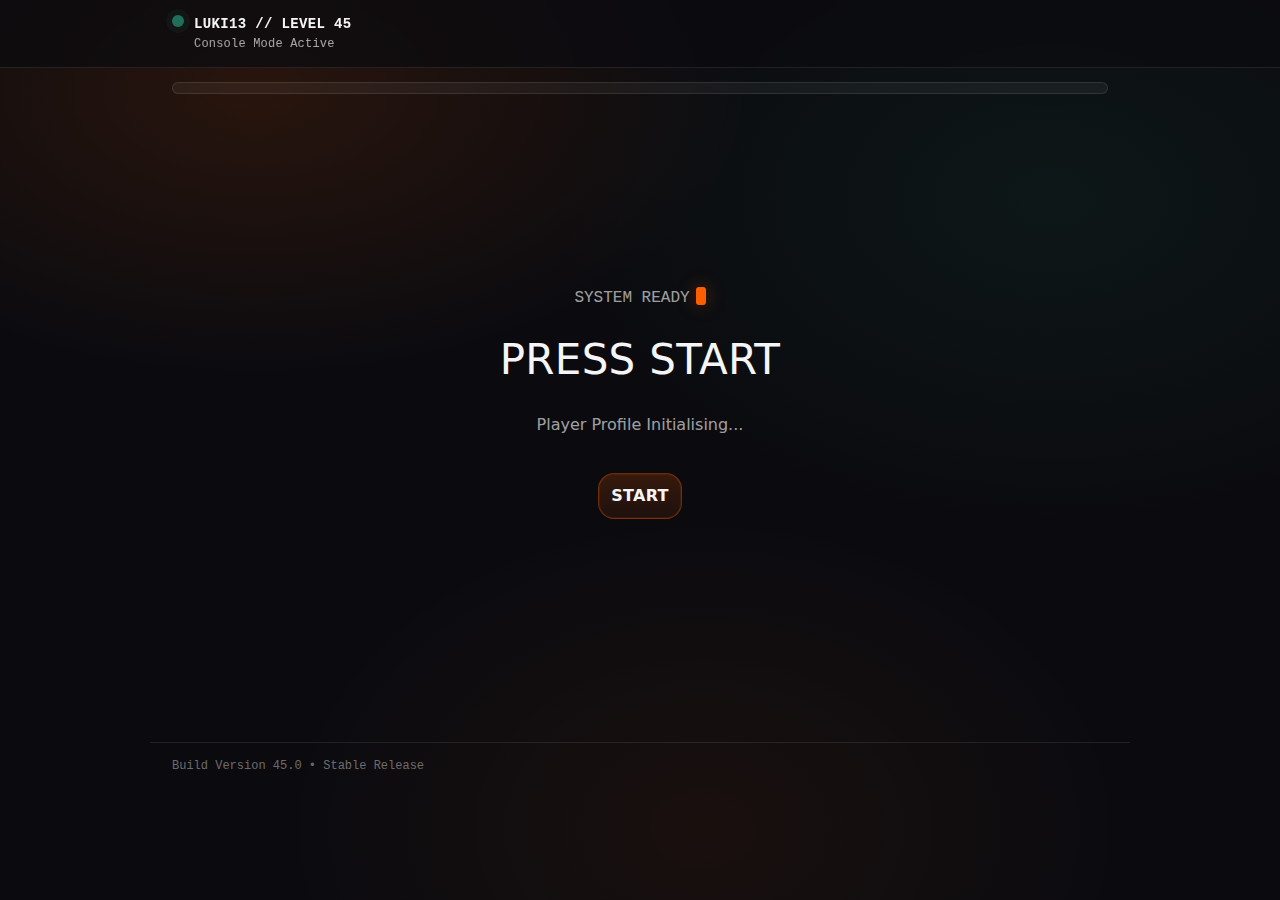
<file: index.html>
<!DOCTYPE html>
<html lang="en">
<head>
  <meta charset="UTF-8" />
<meta name="viewport" content="width=device-width, initial-scale=1.0" />
  <meta name="viewport" content="width=device-width, initial-scale=1.0" />
  <title>LUKI13 // Level 45</title>
  <link rel="stylesheet" href="style.css" />
</head>

<body class="fade-in">

  <!-- Top Bar -->
  <div class="topbar">
    <div class="topbar-inner">
      <div class="brand">
        <span class="dot"></span>
        <div>
          <div class="title mono">LUKI13 // LEVEL 45</div>
          <div class="sub">Console Mode Active</div>
        </div>
      </div>
    </div>
  </div>

  <!-- Progress Bar (0% on start) -->
  <div class="progress-wrap">
    <div class="progress">
      <div class="bar" style="width: 0%;"></div>
    </div>
  </div>

  <!-- Main Content -->
  <div class="wrap" style="display:flex; align-items:center; justify-content:center; height:70vh; text-align:center; flex-direction:column;">

      <div class="mono muted">SYSTEM READY<span class="cursor"></span></div>

      <div class="h1">PRESS START</div>

      <p class="subhead">
        Player Profile Initialising...
      </p>

      <div class="btnrow" style="margin-top:20px;">
        <a href="profile.html" class="btn btn-primary">START</a>
      </div>

  </div>

  <div class="footer wrap">
    Build Version 45.0 • Stable Release
  </div>

</body>
</html>
</file>
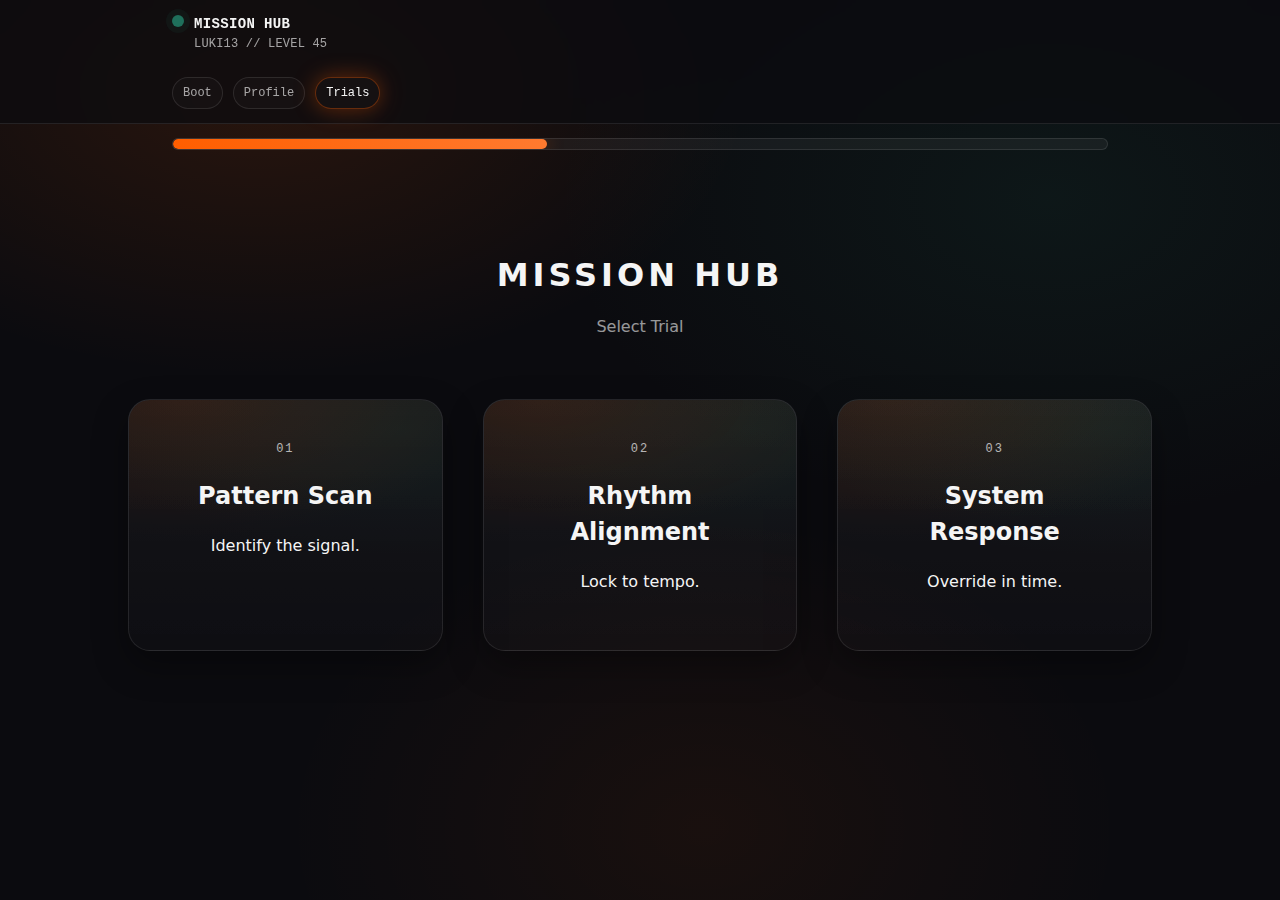
<file: missions.html>
<!DOCTYPE html>
<html lang="en">
<head>
  <meta charset="UTF-8" />
  <meta name="viewport" content="width=device-width, initial-scale=1.0" />
  <title>Mission Hub // Level 45</title>
  <link rel="stylesheet" href="style.css" />
</head>

<body class="fade-in">

  <!-- Top Bar -->
<div class="topbar">
  <div class="topbar-inner stacked">
    <div class="brand">
      <span class="dot"></span>
      <div>
        <div class="title mono">MISSION HUB</div>
        <div class="sub">
          <a href="profile.html" style="color:inherit; text-decoration:none;">LUKI13</a> // LEVEL 45
        </div>
      </div>
    </div>

    <div class="nav">
      <a href="index.html">Boot</a>
      <a href="profile.html">Profile</a>
      <a class="active">Trials</a>
    </div>
  </div>
</div>

<!-- Progress Bar -->
<div class="progress-wrap">
  <div class="progress">
    <div class="bar" style="width: 40%;"></div>
  </div>
</div>


  <section class="mission-wrapper">
    <h1 class="page-title">MISSION HUB</h1>
    <p class="subtitle">Select Trial</p>

    <div class="mission-grid">
      <div class="mission-card card">
        <span class="mission-number">01</span>
        <h2>Pattern Scan</h2>
        <p>Identify the signal.</p>
      </div>

      <div class="mission-card card">
        <span class="mission-number">02</span>
        <h2>Rhythm Alignment</h2>
        <p>Lock to tempo.</p>
      </div>

    <div class="mission-card card">
        <span class="mission-number">03</span>
        <h2>System Response</h2>
        <p>Override in time.</p>
      </div>
    </div>
  </section>

</body>
</html>
</file>
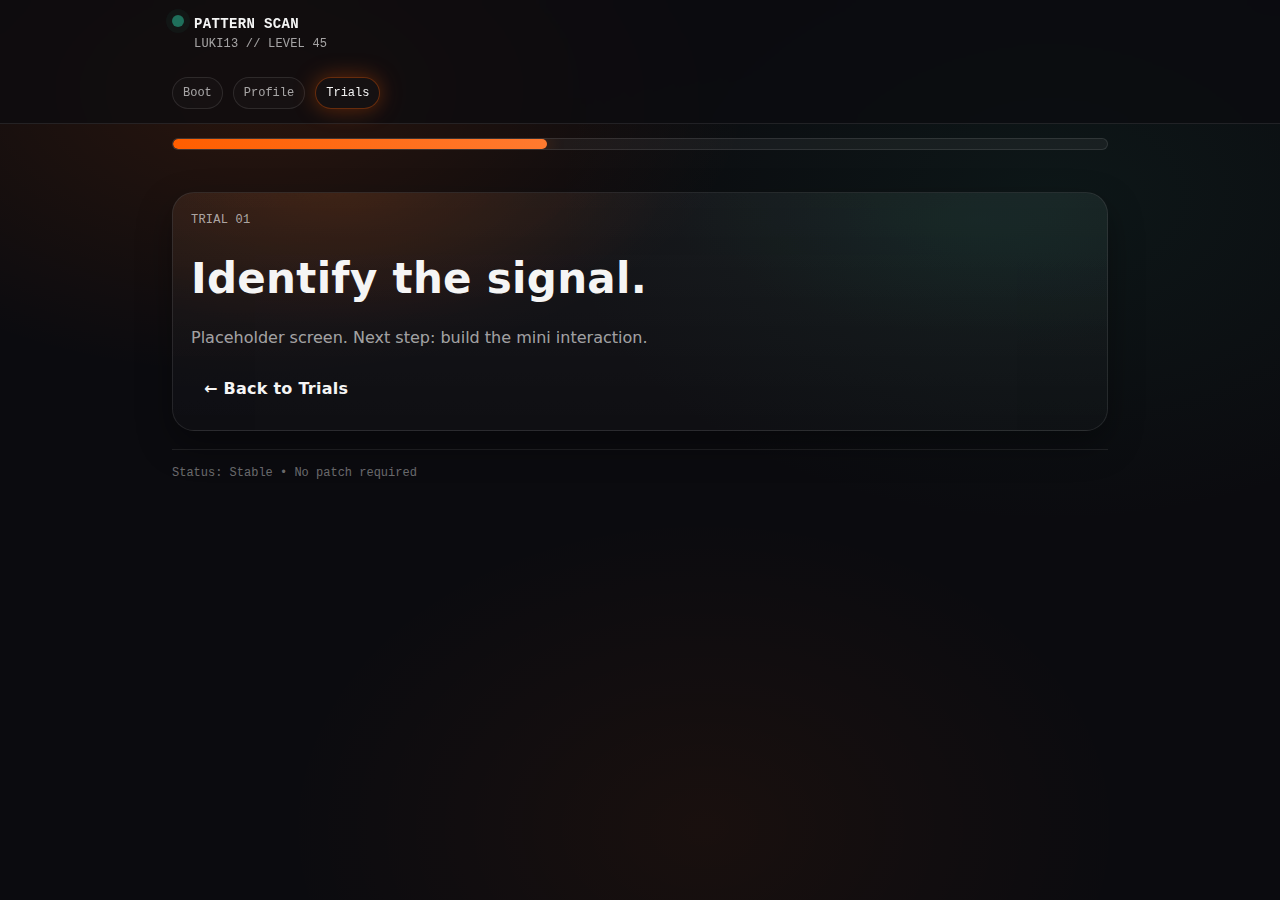
<file: pattern.html>
<!DOCTYPE html>
<html lang="en">
<head>
  <meta charset="UTF-8" />
  <meta name="viewport" content="width=device-width, initial-scale=1.0" />
  <title>Pattern Scan // Level 45</title>
  <link rel="stylesheet" href="style.css" />
</head>
<body class="fade-in">

  <div class="topbar">
    <div class="topbar-inner stacked">
      <div class="brand">
        <span class="dot"></span>
        <div>
          <div class="title mono">PATTERN SCAN</div>
          <div class="sub">LUKI13 // LEVEL 45</div>
        </div>
      </div>

      <div class="nav">
        <a href="index.html">Boot</a>
        <a href="profile.html">Profile</a>
        <a href="missions.html" class="active">Trials</a>
      </div>
    </div>
  </div>

  <div class="progress-wrap">
    <div class="progress"><div class="bar" style="width: 40%;"></div></div>
  </div>

  <div class="wrap">
    <div class="card card-pad section">
      <div class="kicker">TRIAL 01</div>
      <h1 class="h1">Identify the signal.</h1>
      <p class="subhead">Placeholder screen. Next step: build the mini interaction.</p>

      <div class="btnrow section">
        <a class="btn btn-ghost" href="missions.html">← Back to Trials</a>
      </div>
    </div>

    <div class="footer">Status: Stable • No patch required</div>
  </div>

</body>
</html>
</file>
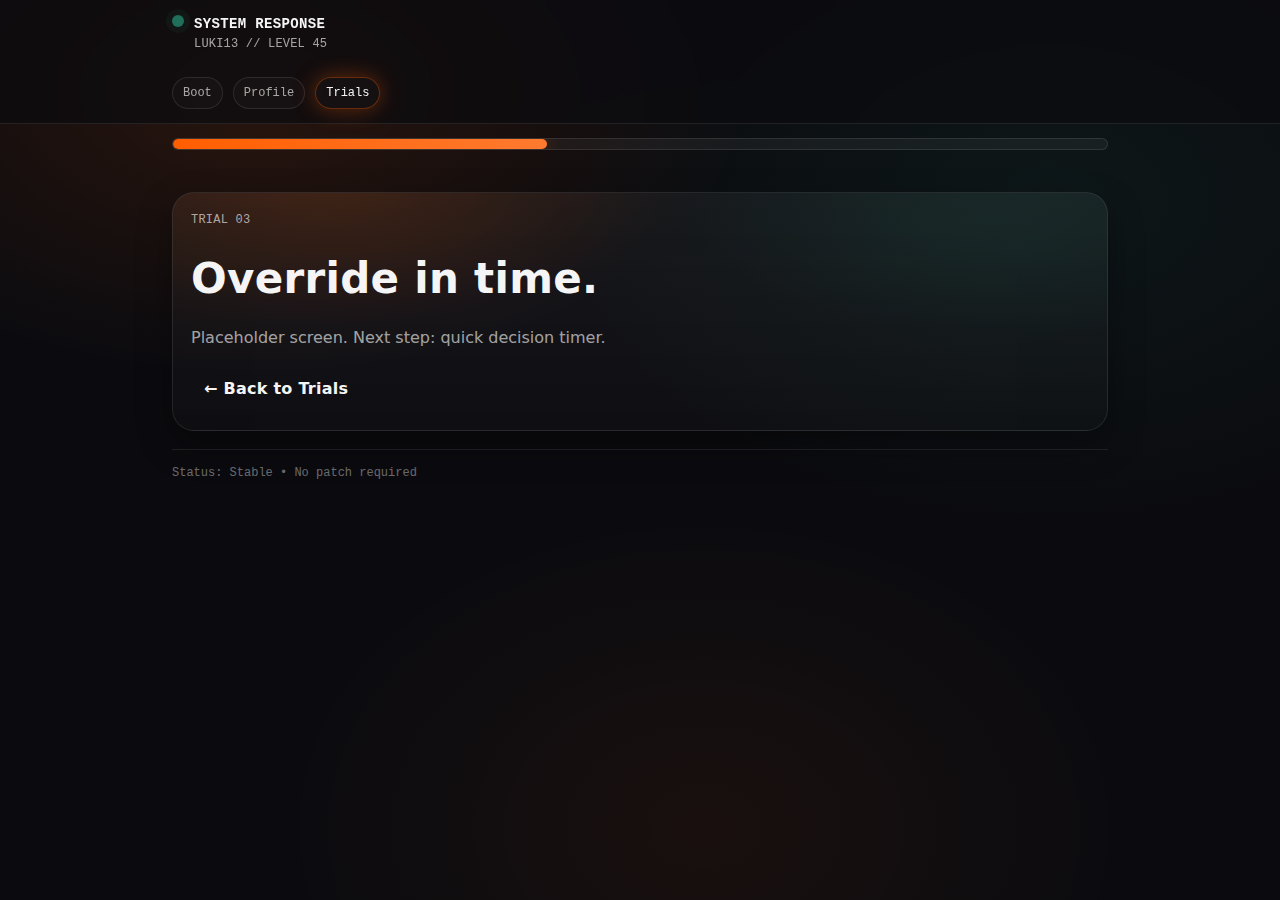
<file: response.html>
<!DOCTYPE html>
<html lang="en">
<head>
  <meta charset="UTF-8" />
  <meta name="viewport" content="width=device-width, initial-scale=1.0" />
  <title>System Response // Level 45</title>
  <link rel="stylesheet" href="style.css" />
</head>
<body class="fade-in">

  <div class="topbar">
    <div class="topbar-inner stacked">
      <div class="brand">
        <span class="dot"></span>
        <div>
          <div class="title mono">SYSTEM RESPONSE</div>
          <div class="sub">LUKI13 // LEVEL 45</div>
        </div>
      </div>

      <div class="nav">
        <a href="index.html">Boot</a>
        <a href="profile.html">Profile</a>
        <a href="missions.html" class="active">Trials</a>
      </div>
    </div>
  </div>

  <div class="progress-wrap">
    <div class="progress"><div class="bar" style="width: 40%;"></div></div>
  </div>

  <div class="wrap">
    <div class="card card-pad section">
      <div class="kicker">TRIAL 03</div>
      <h1 class="h1">Override in time.</h1>
      <p class="subhead">Placeholder screen. Next step: quick decision timer.</p>

      <div class="btnrow section">
        <a class="btn btn-ghost" href="missions.html">← Back to Trials</a>
      </div>
    </div>

    <div class="footer">Status: Stable • No patch required</div>
  </div>

</body>
</html>
</file>
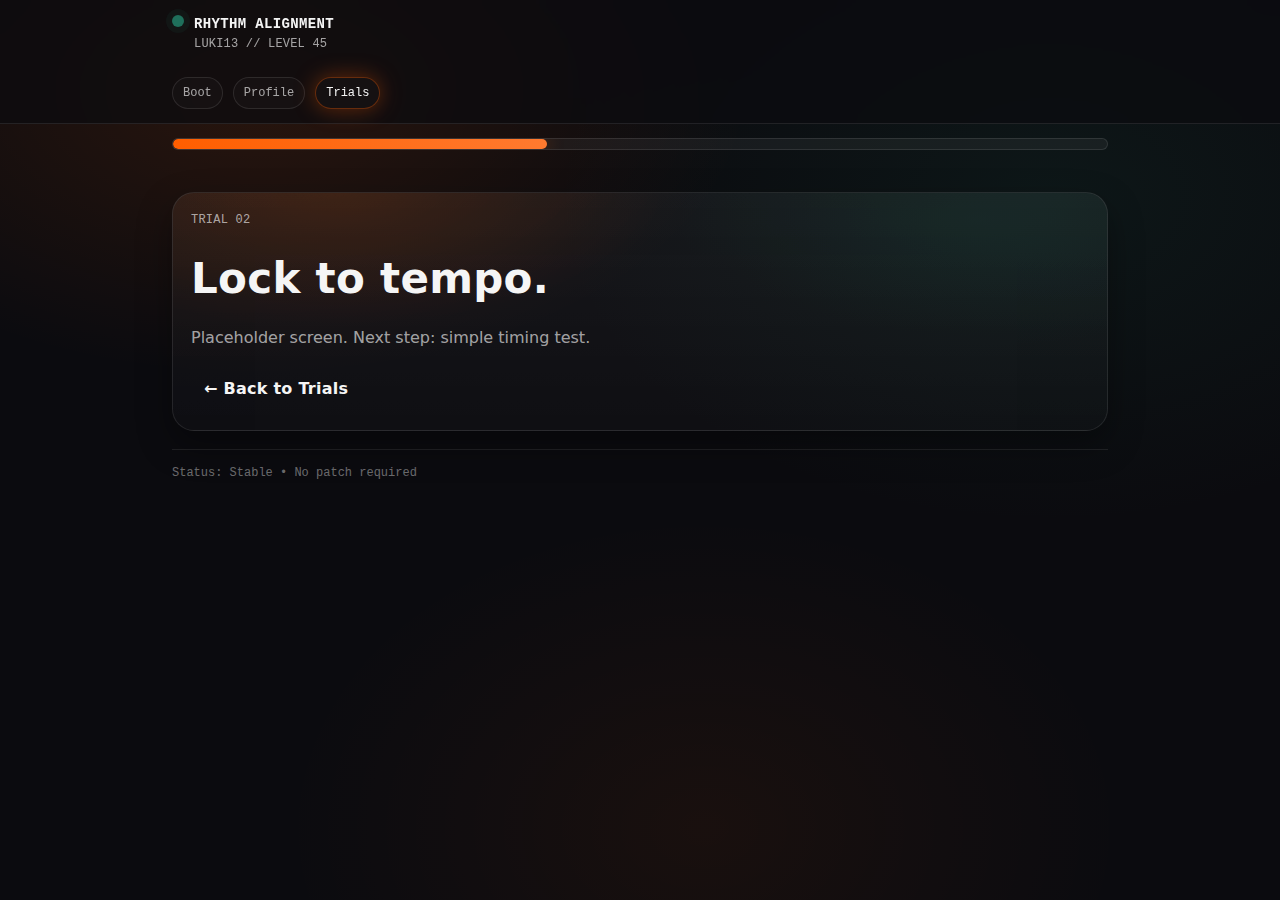
<file: rhythm.html>
<!DOCTYPE html>
<html lang="en">
<head>
  <meta charset="UTF-8" />
  <meta name="viewport" content="width=device-width, initial-scale=1.0" />
  <title>Rhythm Alignment // Level 45</title>
  <link rel="stylesheet" href="style.css" />
</head>
<body class="fade-in">

  <div class="topbar">
    <div class="topbar-inner stacked">
      <div class="brand">
        <span class="dot"></span>
        <div>
          <div class="title mono">RHYTHM ALIGNMENT</div>
          <div class="sub">LUKI13 // LEVEL 45</div>
        </div>
      </div>

      <div class="nav">
        <a href="index.html">Boot</a>
        <a href="profile.html">Profile</a>
        <a href="missions.html" class="active">Trials</a>
      </div>
    </div>
  </div>

  <div class="progress-wrap">
    <div class="progress"><div class="bar" style="width: 40%;"></div></div>
  </div>

  <div class="wrap">
    <div class="card card-pad section">
      <div class="kicker">TRIAL 02</div>
      <h1 class="h1">Lock to tempo.</h1>
      <p class="subhead">Placeholder screen. Next step: simple timing test.</p>

      <div class="btnrow section">
        <a class="btn btn-ghost" href="missions.html">← Back to Trials</a>
      </div>
    </div>

    <div class="footer">Status: Stable • No patch required</div>
  </div>

</body>
</html>
</file>
<file: style.css>
/* =========================================
   LEVEL 45 // LUKI13 — Design System
   Minimal console dashboard w/ micro-animations
   Accents: Neon Orange (primary), Deep Green (secondary)
   ========================================= */

:root{
  /* Core */
  --bg: #0b0b0f;
  --panel: rgba(255,255,255,0.035);
  --panel-2: rgba(255,255,255,0.055);
  --line: rgba(255,255,255,0.09);

  --text: #f5f5f5;
  --muted: rgba(245,245,245,0.65);
  --faint: rgba(245,245,245,0.42);

  /* Accents */
  --orange: #ff5e00;
  --orange-2: #ff7a2f;
  --orange-glow: rgba(255, 94, 0, 0.35);

  /* Deep green (secondary accent; not neon) */
  --green: #1f6f5b;
  --green-2: #2a8a72;
  --green-glow: rgba(31, 111, 91, 0.22);

  /* Status */
  --danger: #ff4d6d;
  --danger-glow: rgba(255, 77, 109, 0.22);

  /* Typography */
  --mono: ui-monospace, SFMono-Regular, Menlo, Monaco, Consolas, "Liberation Mono", "Courier New", monospace;
  --sans: ui-sans-serif, system-ui, -apple-system, Segoe UI, Roboto, Helvetica, Arial, "Apple Color Emoji","Segoe UI Emoji";

  /* Radius & shadow */
  --r-sm: 12px;
  --r-md: 16px;
  --r-lg: 22px;

  --shadow: 0 18px 50px rgba(0,0,0,0.5);
  --shadow-soft: 0 14px 34px rgba(0,0,0,0.35);

  /* Motion */
  --ease: cubic-bezier(.2,.8,.2,1);
  --fast: 160ms;
  --med: 260ms;
  --slow: 520ms;

  /* Layout */
  --max: 980px;
  --pad: 22px;
}

/* Respect reduced motion */
@media (prefers-reduced-motion: reduce){
  :root{ --fast: 0ms; --med: 0ms; --slow: 0ms; }
  *{ scroll-behavior: auto !important; }
}

/* Global reset */
*{ box-sizing: border-box; }
html, body{ height:100%; }
body{
  margin:0;
  color: var(--text);
  font-family: var(--sans);
  line-height: 1.5;
  background:
    radial-gradient(900px 520px at 20% 10%, rgba(255,94,0,0.12), transparent 55%),
    radial-gradient(820px 540px at 82% 22%, rgba(31,111,91,0.12), transparent 60%),
    radial-gradient(700px 520px at 55% 92%, rgba(255,94,0,0.06), transparent 60%),
    var(--bg);
}

a{ color: var(--orange-2); text-decoration: none; }
a:hover{ text-decoration: underline; }

.mono{ font-family: var(--mono); }
.muted{ color: var(--muted); }
.faint{ color: var(--faint); }
.hidden{ display:none !important; }

/* Page container */
.wrap{
  max-width: var(--max);
  margin: 0 auto;
  padding: 26px var(--pad) 40px;
}

/* =========================================
   HUD / TOP BAR (Profile-style)
   ========================================= */

.topbar{
  position: sticky;
  top: 0;
  z-index: 20;
  backdrop-filter: blur(10px);
  -webkit-backdrop-filter: blur(10px);
  background: rgba(11,11,15,0.72);
  border-bottom: 1px solid var(--line);
}

.topbar-inner{
  max-width: var(--max);
  margin: 0 auto;
  padding: 14px var(--pad);
  display:flex;
  align-items:center;
  justify-content:space-between;
  gap: 14px;
}

/* Stack HUD nav UNDER the title (desktop + mobile) */
.topbar-inner.stacked{
  flex-direction: column;
  align-items: flex-start;
}

.topbar-inner.stacked .nav{
  width: 100%;
  justify-content: flex-start;
  margin-top: 10px;
}

.brand{
  display:flex;
  align-items:baseline;
  gap: 10px;
  min-width: 240px;
}

.brand .title{
  font-weight: 800;
  letter-spacing: 0.35px;
  font-size: 14px;
}

.brand .sub{
  font-family: var(--mono);
  font-size: 12px;
  color: var(--muted);
  letter-spacing: 0.2px;
}

/* Status dot */
.dot{
  width: 12px;
  height: 12px;
  border-radius: 999px;
  background: var(--green);
  box-shadow: 0 0 0 6px rgba(31,111,91,0.10);
  flex: 0 0 auto;
  transform: translateY(-1px);
}

/* Nav */
.nav{
  display:flex;
  gap: 10px;
  flex-wrap:wrap;
  justify-content:flex-end;
}
.nav a{
  font-family: var(--mono);
  font-size: 12px;
  color: var(--muted);
  padding: 6px 10px;
  border-radius: 999px;
  border: 1px solid rgba(255,255,255,0.10);
  background: rgba(255,255,255,0.02);
  text-decoration: none;
}
.nav a:hover{
  color: var(--text);
  border-color: rgba(255,94,0,0.25);
  box-shadow: 0 0 18px rgba(255,94,0,0.12);
}
.nav a.active{
  color: var(--text);
  border-color: rgba(255,94,0,0.35);
  box-shadow: 0 0 22px var(--orange-glow);
}

/* Progress bar */
.progress-wrap{
  max-width: var(--max);
  margin: 0 auto;
  padding: 0 var(--pad);
}
.progress{
  height: 12px;
  background: rgba(255,255,255,0.05);
  border: 1px solid rgba(255,255,255,0.10);
  border-radius: 999px;
  overflow:hidden;
  margin: 14px 0 0;
}
.progress .bar{
  height: 100%;
  width: 0%;
  background: linear-gradient(90deg, var(--orange), var(--orange-2));
  box-shadow: 0 0 18px var(--orange-glow);
  border-radius: 999px;
  transition: width var(--med) var(--ease);
}

/* =========================================
   Compatibility: simple topbar in missions.html
   (topbar-left/center/right)
   ========================================= */

/* Only applies in modern browsers that support :has() */
@supports selector(.topbar:has(.topbar-left)){
  .topbar:has(.topbar-left){
    padding: 14px var(--pad);
    display:flex;
    align-items:center;
    justify-content:space-between;
    gap: 12px;
  }
  .topbar:has(.topbar-left) .topbar-left,
  .topbar:has(.topbar-left) .topbar-center,
  .topbar:has(.topbar-left) .topbar-right{
    font-family: var(--mono);
    font-size: 12px;
    letter-spacing: 0.6px;
    text-transform: uppercase;
    color: var(--muted);
  }
  .topbar:has(.topbar-left) .topbar-left{
    color: var(--text);
    text-decoration: none;
  }
  .topbar:has(.topbar-left) .topbar-left:hover{
    color: var(--orange-2);
  }
}

/* =========================================
   Cards
   ========================================= */

.card{
  position:relative;
  border-radius: var(--r-lg);
  border: 1px solid var(--line);
  background: linear-gradient(180deg, rgba(255,255,255,0.05), rgba(255,255,255,0.02));
  box-shadow: var(--shadow-soft);
  overflow:hidden;
}
.card::before{
  content:"";
  position:absolute;
  inset:-2px;
  background:
    radial-gradient(560px 240px at 18% 0%, rgba(255,94,0,0.12), transparent 58%),
    radial-gradient(520px 220px at 86% 12%, rgba(31,111,91,0.12), transparent 58%);
  pointer-events:none;
  opacity: 0.9;
}
.card > *{ position:relative; z-index: 1; }

.card-pad{ padding: 18px; }
.card-head{
  display:flex;
  align-items:center;
  justify-content:space-between;
  gap: 12px;
  margin-bottom: 12px;
}
.kicker{
  font-family: var(--mono);
  font-size: 12px;
  letter-spacing: 0.22px;
  color: var(--muted);
}
.hr{
  height:1px;
  background: var(--line);
  margin: 14px 0;
}

/* =========================================
   Buttons
   ========================================= */

.btnrow{ display:flex; gap:10px; flex-wrap:wrap; }
.btn{
  appearance:none;
  border:1px solid rgba(255,255,255,0.12);
  background: rgba(255,255,255,0.04);
  color: var(--text);
  padding: 10px 12px;
  border-radius: var(--r-md);
  cursor:pointer;
  font-weight: 750;
  letter-spacing: 0.25px;
  transition: transform var(--fast) var(--ease),
              border-color var(--fast) var(--ease),
              background var(--fast) var(--ease),
              box-shadow var(--fast) var(--ease);
}
.btn:hover{
  transform: translateY(-1px);
  border-color: rgba(255,255,255,0.18);
  background: rgba(255,255,255,0.055);
}
.btn:active{ transform: translateY(0px) scale(0.99); }

.btn-primary{
  border-color: rgba(255,94,0,0.35);
  background: linear-gradient(180deg, rgba(255,94,0,0.18), rgba(255,94,0,0.08));
  box-shadow: 0 0 0 1px rgba(255,94,0,0.10) inset;
}
.btn-primary:hover{ box-shadow: 0 0 22px var(--orange-glow); }

.btn-success{
  border-color: rgba(31,111,91,0.35);
  background: linear-gradient(180deg, rgba(31,111,91,0.18), rgba(31,111,91,0.08));
}
.btn-success:hover{ box-shadow: 0 0 18px var(--green-glow); }

.btn-ghost{
  border-color: transparent;
  background: transparent;
}
.btn-ghost:hover{
  border-color: rgba(255,255,255,0.12);
  background: rgba(255,255,255,0.03);
}

/* Console text blocks */
.terminal{
  font-family: var(--mono);
  font-size: 13px;
  line-height: 1.55;
  background: rgba(0,0,0,0.26);
  border: 1px solid rgba(255,255,255,0.10);
  border-radius: var(--r-md);
  padding: 14px;
  white-space: pre-wrap;
}

/* Page headings */
.h1{
  font-size: 42px;
  letter-spacing: 0.3px;
  margin: 18px 0 6px;
}
@media (max-width: 860px){ .h1{ font-size: 34px; } }

.subhead{
  color: var(--muted);
  max-width: 74ch;
}

/* Layout grids */
.grid{
  display:grid;
  gap: 16px;
}
.grid-2{
  grid-template-columns: 1.1fr 0.9fr;
}
@media (max-width: 860px){
  .grid-2{ grid-template-columns: 1fr; }
}

/* Pills / tags */
.pill{
  display:inline-flex;
  align-items:center;
  gap: 8px;
  font-family: var(--mono);
  font-size: 12px;
  color: var(--muted);
  border: 1px solid rgba(255,255,255,0.11);
  background: rgba(255,255,255,0.03);
  padding: 6px 10px;
  border-radius: 999px;
  margin: 6px 8px 0 0;
}
.pill strong{ color: var(--text); font-weight: 850; }

/* Subtle animations */
@keyframes fadeIn {
  from { opacity: 0; transform: translateY(6px); }
  to   { opacity: 1; transform: translateY(0); }
}
.fade-in{ animation: fadeIn var(--slow) var(--ease) both; }

@keyframes blink {
  0%, 49% { opacity: 1; }
  50%, 100% { opacity: 0; }
}
.cursor{
  display:inline-block;
  width: 10px;
  height: 18px;
  margin-left: 6px;
  background: var(--orange);
  box-shadow: 0 0 18px var(--orange-glow);
  vertical-align: -3px;
  animation: blink 1.1s step-end infinite;
  border-radius: 3px;
}

/* Micro glitch (use sparingly) */
@keyframes glitch {
  0% { transform: translate(0,0); filter: none; }
  20% { transform: translate(-1px, 0); }
  40% { transform: translate(1px, 0); }
  60% { transform: translate(0, -1px); }
  80% { transform: translate(0, 1px); }
  100% { transform: translate(0,0); filter: none; }
}
.glitch{ animation: glitch 240ms var(--ease) 1; }

/* Footer */
.footer{
  margin-top: 18px;
  padding-top: 14px;
  border-top: 1px solid var(--line);
  color: var(--faint);
  font-family: var(--mono);
  font-size: 12px;
}

/* Page shell spacing */
.section{ margin-top: 16px; }

/* =========================================
   MISSION HUB
   ========================================= */

.mission-wrapper{
  padding: 80px 10%;
  text-align: center;
}

.page-title{
  font-size: 32px;
  letter-spacing: 4px;
  margin-bottom: 10px;
  text-transform: uppercase;
}

.subtitle{
  opacity: 0.6;
  margin-bottom: 60px;
}

.mission-grid{
  display: grid;
  grid-template-columns: repeat(auto-fit, minmax(280px, 1fr));
  gap: 40px;
  max-width: 1100px;
  margin: 0 auto;
}

.mission-card{
  padding: 40px;            /* missions.html currently does NOT use card-pad */
  cursor: pointer;
  transition: 0.3s ease;
}

.mission-card:hover{
  box-shadow: 0 0 20px rgba(255, 94, 0, 0.4);
  transform: translateY(-5px);
}

.mission-number{
  display: block;
  font-family: var(--mono);
  font-size: 12px;
  letter-spacing: 2px;
  text-transform: uppercase;
  margin-bottom: 10px;
  opacity: 0.7;
}

/* Mobile: stack cards */
@media (max-width: 600px){
  .mission-wrapper{ padding: 60px 6%; }
  .mission-grid{ grid-template-columns: 1fr; gap: 18px; }
  .mission-card{ padding: 26px; }
}

/* Mobile: HUD/nav wrapping */
@media (max-width: 520px){
  .topbar-inner{
    flex-direction: column;
    align-items: flex-start;
  }
  .brand{ min-width: auto; }
  .nav{ justify-content: flex-start; }
}
.mission-card{
  display: block;
  color: inherit;
  text-decoration: none;
}

.mission-card:hover{
  text-decoration: none;
}
</file>
